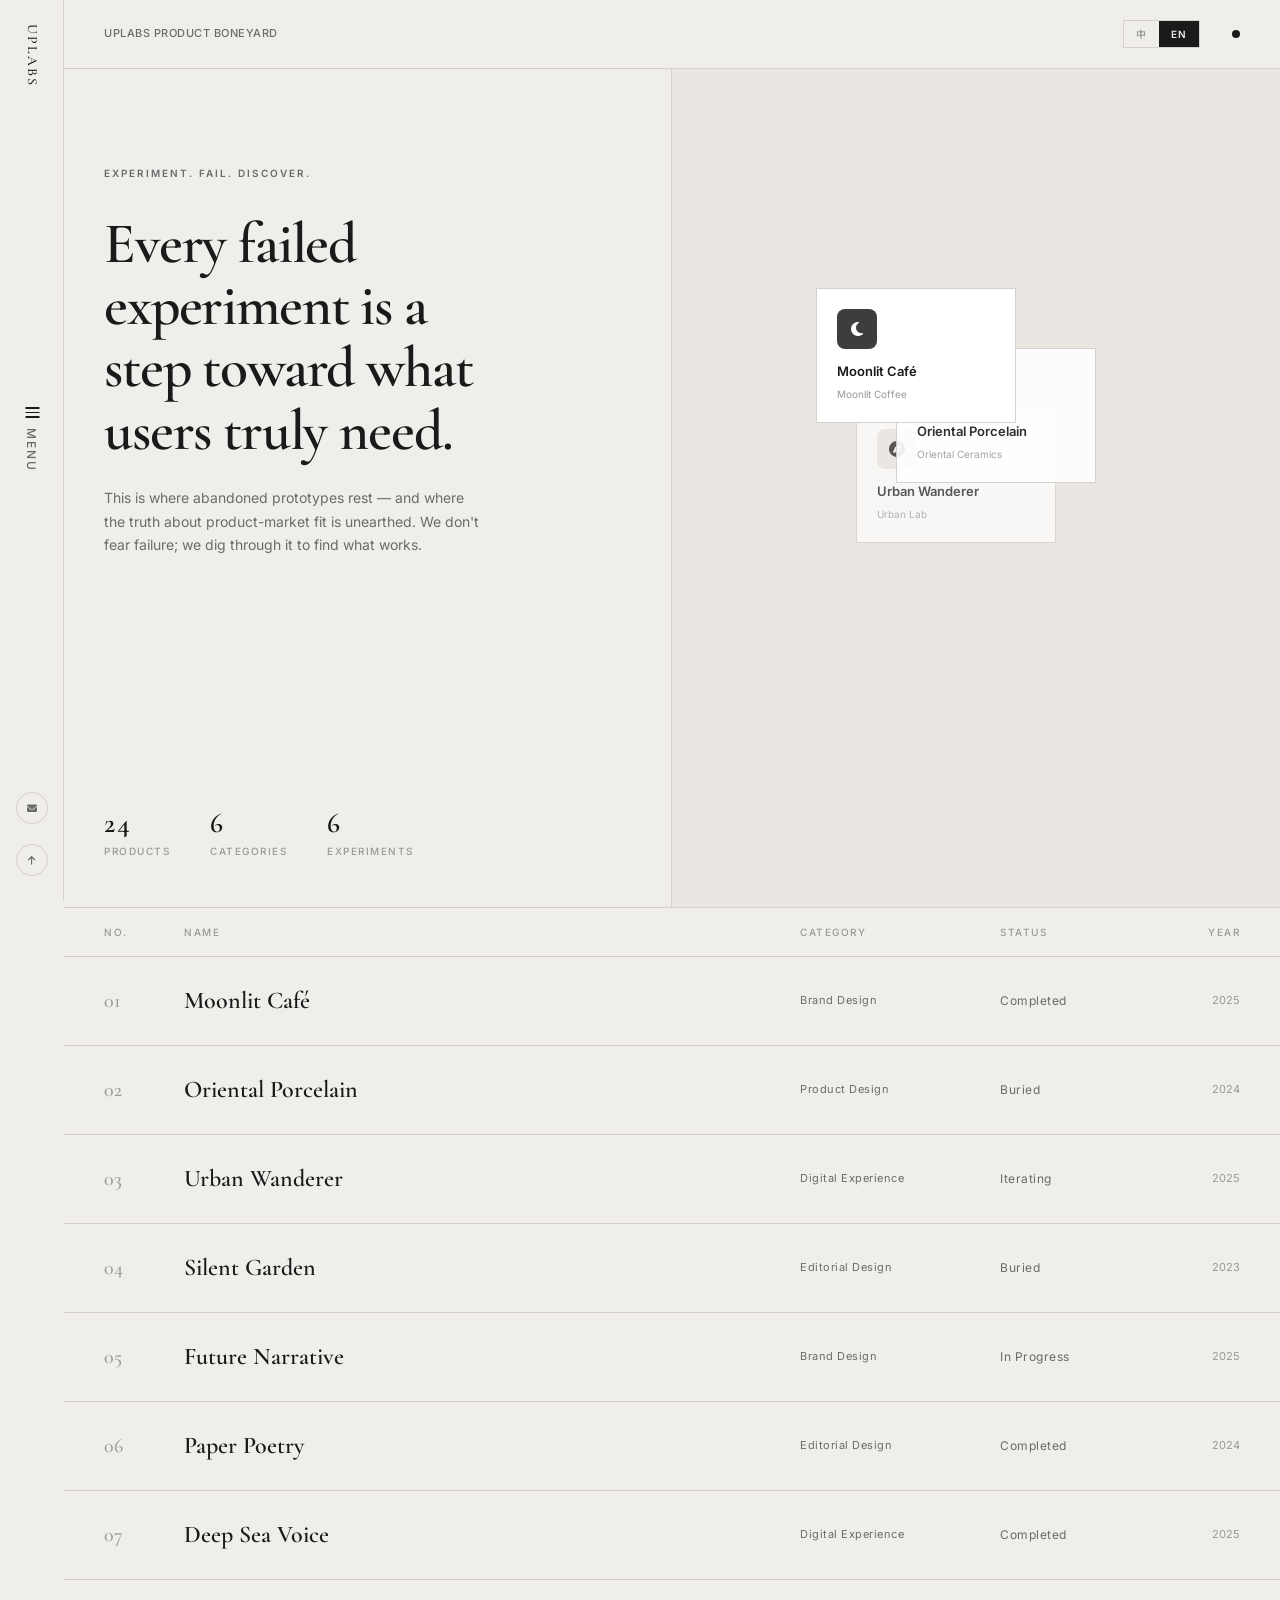
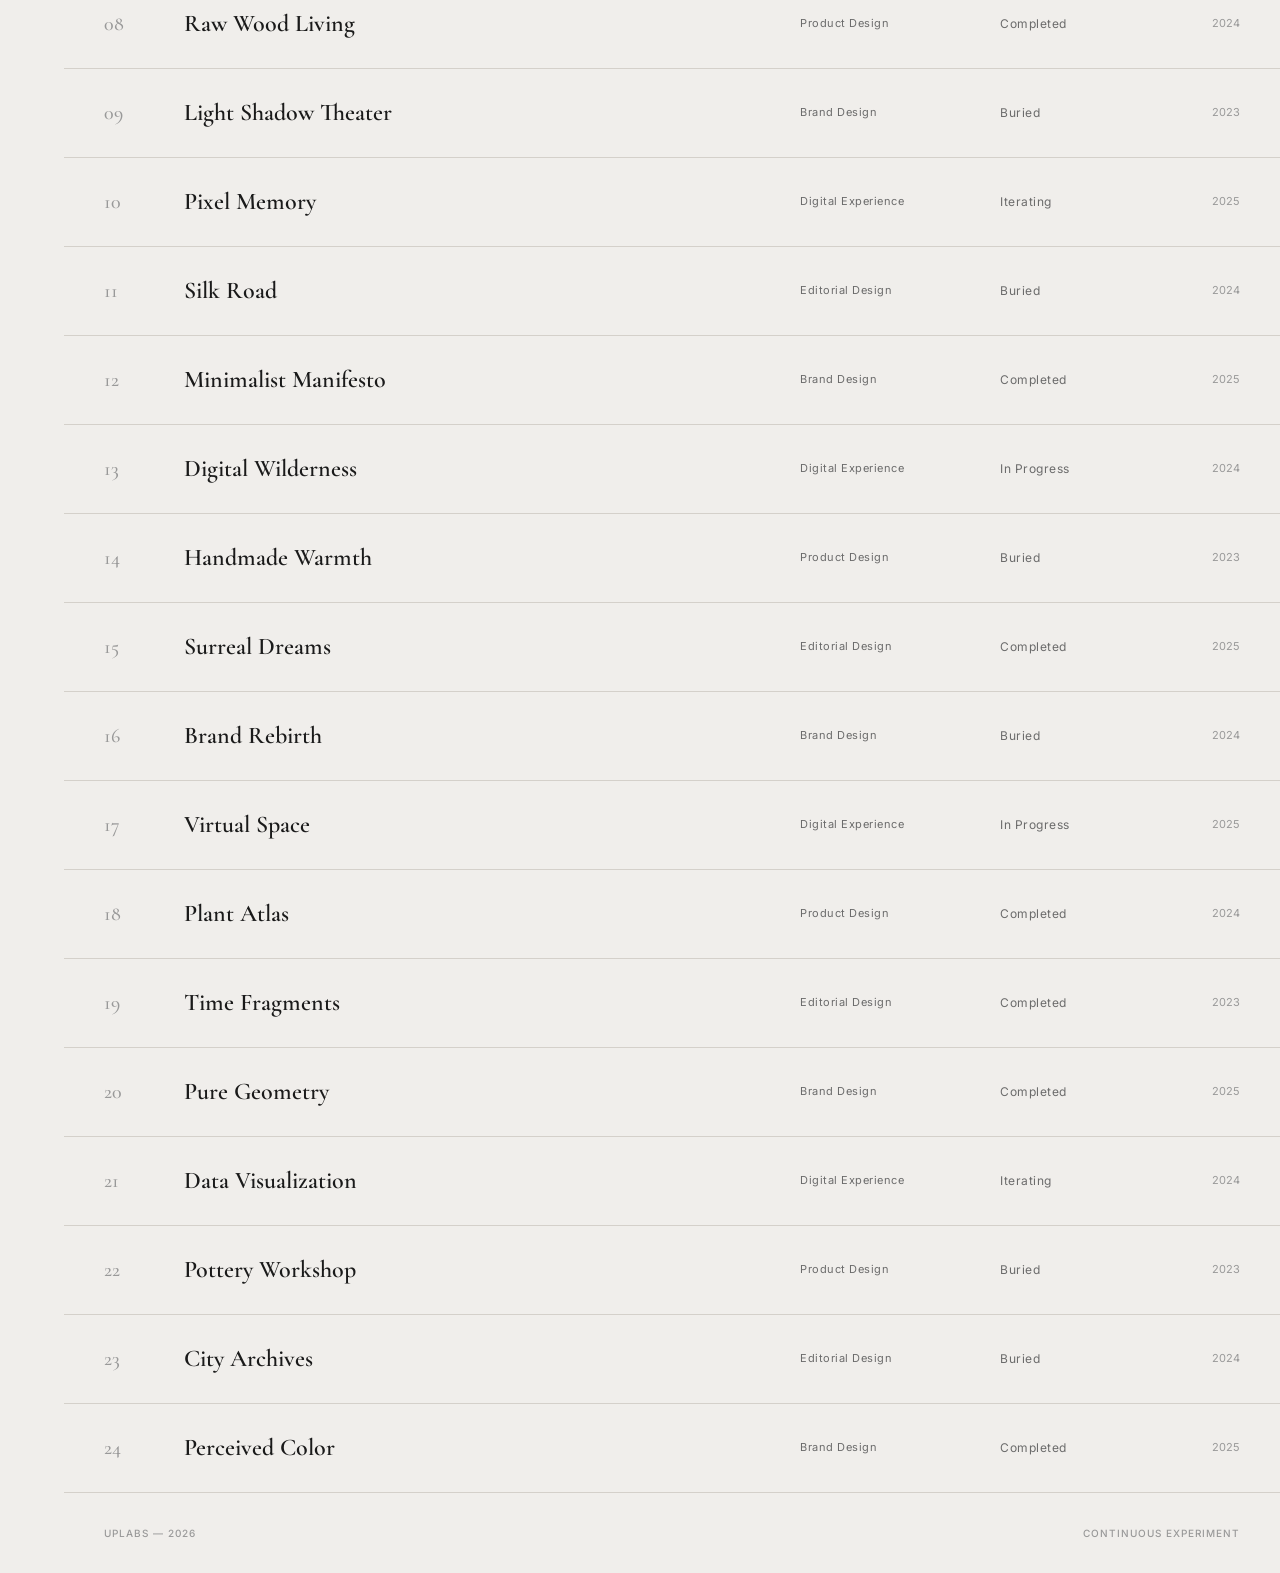
<file: index.html>
<!DOCTYPE html>
<html lang="zh-CN">
<head>
    <meta charset="UTF-8">
    <meta name="viewport" content="width=device-width, initial-scale=1.0">
    <title>UpLabs</title>
    <link rel="icon" type="image/png" href="favicon.png">
    <link rel="preconnect" href="https://fonts.googleapis.com">
    <link rel="preconnect" href="https://fonts.gstatic.com" crossorigin>
    <link rel="preconnect" href="https://cdn.jsdelivr.net" crossorigin>
    <link href="https://fonts.googleapis.com/css2?family=Cormorant+Garamond:ital,wght@0,300;0,400;0,500;0,600;0,700;1,300;1,400&family=Inter:wght@300;400;500;600&family=Noto+Sans+SC:wght@300;400;500;600;700&display=swap" rel="stylesheet">
    <link rel="stylesheet" href="https://cdn.jsdelivr.net/npm/@fortawesome/fontawesome-free@6.5.1/css/all.min.css">
    <link rel="stylesheet" href="css/base.css">
    <link rel="stylesheet" href="css/layout.css">
    <link rel="stylesheet" href="css/drawer.css">
    <link rel="stylesheet" href="css/sidebar.css">
    <link rel="stylesheet" href="css/trigger.css">
    <link rel="stylesheet" href="css/hero.css">
    <link rel="stylesheet" href="css/plugin-list.css">
    <link rel="stylesheet" href="css/components.css">
    <link rel="stylesheet" href="css/responsive.css">
</head>
<body>
    <div class="container">
        <div id="sidebarContainer"></div>

        <div class="main">
            <div class="top-bar">
                <div class="top-bar-left" id="topBarLeft">Uplabs Product Boneyard</div>
                <button class="nav-toggle" id="navToggle" aria-label="Menu">
                    <span></span>
                    <span></span>
                    <span></span>
                </button>
                <div class="top-bar-right" id="topBarRight">
                    <a id="navWork">Work</a>
                    <a id="navConsulting">Consulting</a>
                    <a id="navBrandDesign">Brand Design</a>
                    <a id="navServices">Services</a>
                    <a id="navAboutMe">About Me</a>
                    <a id="navContact">Contact</a>
                    <div class="lang-toggle">
                        <span class="lang-option active" data-lang="zh">中</span>
                        <span class="lang-option" data-lang="en">En</span>
                    </div>
                    <div class="dot"></div>
                </div>
            </div>

            <section class="hero">
                <div class="hero-left">
                    <div class="hero-content">
                        <div class="hero-label" id="heroLabel">Uplabs Product Boneyard</div>
                        <h1 class="hero-title" id="heroTitle">Creative practices that infuse visual soul into brands and spaces.</h1>
                        <p class="hero-desc" id="heroDesc">A curated collection spanning brand identity, digital experience, product design, and editorial publishing. Each project is a deep exploration of visual language and emotional communication.</p>
                    </div>
                    <div class="hero-meta">
                        <div class="hero-meta-item">
                            <span class="hero-meta-num" id="totalCount">24</span>
                            <span id="metaExtensions">个插件</span>
                        </div>
                        <div class="hero-meta-item">
                            <span class="hero-meta-num">6</span>
                            <span id="metaCategories">Categories</span>
                        </div>
                        <div class="hero-meta-item">
                            <span class="hero-meta-num">6</span>
                            <span id="metaAvg">Active</span>
                        </div>
                    </div>
                </div>
                <div class="hero-right">
                    <div class="hero-visual">
                        <div class="plugin-showcase">
                            <div class="plugin-card-float">
                                <div class="pc-icon" style="background:#3d3d3d;color:#fff;"><i class="fas fa-moon"></i></div>
                                <div class="pc-name" id="floatName1">Moonlit Café</div>
                                <div class="pc-dev" id="floatDev1">Moonlit Coffee</div>
                            </div>
                            <div class="plugin-card-float">
                                <div class="pc-icon" style="background:#c4a882;color:#1a1a1a;"><i class="fas fa-wine-glass-alt"></i></div>
                                <div class="pc-name" id="floatName2">Oriental Porcelain</div>
                                <div class="pc-dev" id="floatDev2">Oriental Ceramics</div>
                            </div>
                            <div class="plugin-card-float">
                                <div class="pc-icon" style="background:#eae7e2;color:#1a1a1a;"><i class="fas fa-compass"></i></div>
                                <div class="pc-name" id="floatName3">Urban Wanderer</div>
                                <div class="pc-dev" id="floatDev3">Urban Lab</div>
                            </div>
                        </div>
                    </div>
                </div>
            </section>

            <section class="plugin-list" id="pluginList">
                <div class="list-header">
                    <div id="thNo">No.</div>
                    <div id="thName">Name</div>
                    <div id="thCat">Category</div>
                    <div id="thRating">Status</div>
                    <div style="text-align:right;" id="thUsers">Year</div>
                </div>
                <div id="listContainer"></div>
            </section>

            <div class="empty-state" id="emptyState" style="display:none;">
                <h3 id="emptyTitle">No projects found</h3>
                <p id="emptyDesc">Try a different category</p>
            </div>

            <section class="page-section" id="consulting">
                <div class="page-section-inner">
                    <h2 id="secConsultingTitle">Consulting</h2>
                    <p id="secConsultingDesc">Strategic design consulting for brands seeking clarity and direction. We help you find the visual language that speaks to your audience.</p>
                </div>
            </section>

            <section class="page-section" id="brandDesign">
                <div class="page-section-inner">
                    <h2 id="secBrandDesignTitle">Brand Design</h2>
                    <p id="secBrandDesignDesc">Complete brand identity systems that endure. From logo to guidelines, we craft cohesive visual narratives.</p>
                </div>
            </section>

            <section class="page-section" id="services">
                <div class="page-section-inner">
                    <h2 id="secServicesTitle">Services</h2>
                    <p id="secServicesDesc">A full spectrum of creative services — digital experiences, editorial design, product interfaces, and spatial branding.</p>
                </div>
            </section>

            <section class="page-section" id="aboutMe">
                <div class="page-section-inner">
                    <h2 id="secAboutMeTitle">About Me</h2>
                    <p id="secAboutMeDesc">Independent creative practitioner focused on the intersection of visual design and emotional communication. Based in Shanghai, working globally.</p>
                </div>
            </section>

            <footer class="site-footer">
                <span id="footerLeft">UpLabs — 2026</span>
                <span id="footerRight">Creative Production</span>
            </footer>
        </div>
    </div>

    <div class="drawer-overlay"></div>
    <script src="js/i18n.js"></script>
    <script src="js/data.js"></script>
    <script src="js/render.js"></script>
    <script src="js/drawer.js"></script>
    <script src="js/main.js"></script>
</body>
</html>
</file>
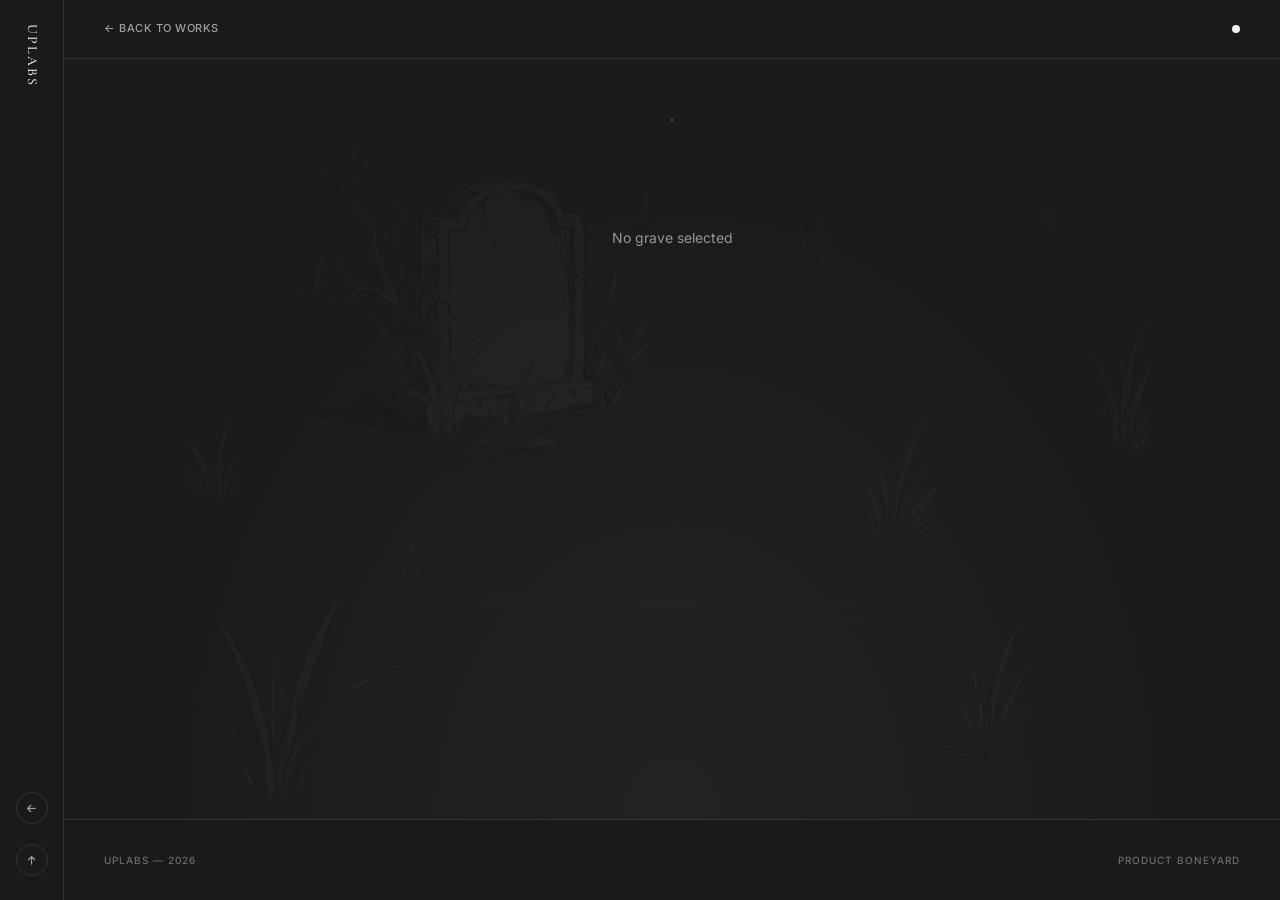
<file: grave.html>
<!DOCTYPE html>
<html lang="en">
<head>
    <meta charset="UTF-8">
    <meta name="viewport" content="width=device-width, initial-scale=1.0">
    <title>Product Boneyard — Uplabs</title>
    <link rel="preconnect" href="https://fonts.googleapis.com">
    <link rel="preconnect" href="https://fonts.gstatic.com" crossorigin>
    <link href="https://fonts.googleapis.com/css2?family=Cormorant+Garamond:ital,wght@0,300;0,400;0,500;0,600;0,700;1,300;1,400&family=Inter:wght@300;400;500;600&display=swap" rel="stylesheet">
    <link rel="stylesheet" href="https://cdnjs.cloudflare.com/ajax/libs/font-awesome/6.5.1/css/all.min.css">
    <style>
        :root {
            --bg: #1a1a1a;
            --surface: #242424;
            --text: #f0eeeb;
            --text-secondary: #a0a0a0;
            --text-tertiary: #6b6b6b;
            --line: #333333;
            --accent: #f0eeeb;
        }
        * { margin: 0; padding: 0; box-sizing: border-box; }
        html { scroll-behavior: smooth; }
        body {
            font-family: 'Inter', -apple-system, BlinkMacSystemFont, sans-serif;
            background: var(--bg); color: var(--text);
            line-height: 1.6; -webkit-font-smoothing: antialiased;
            overflow-x: hidden; min-height: 100vh;
        }
        .container { display: grid; grid-template-columns: 64px 1fr; min-height: 100vh; }
        .sidebar {
            border-right: 1px solid var(--line); position: sticky; top: 0; height: 100vh;
            display: flex; flex-direction: column; align-items: center; padding: 24px 0;
            background: var(--bg); z-index: 10;
        }
        .sidebar-logo {
            writing-mode: vertical-rl; text-orientation: mixed;
            font-family: 'Cormorant Garamond', serif; font-size: 14px; font-weight: 500;
            letter-spacing: 2px; text-transform: uppercase; margin-bottom: auto;
            cursor: pointer; transition: opacity 0.3s; color: var(--text); text-decoration: none;
        }
        .sidebar-logo:hover { opacity: 0.5; }
        .sidebar-bottom {
            display: flex; flex-direction: column; align-items: center; gap: 20px;
        }
        .sidebar-icon {
            width: 32px; height: 32px; display: flex; align-items: center; justify-content: center;
            border: 1px solid var(--line); border-radius: 50%; cursor: pointer;
            transition: all 0.3s; font-size: 11px; color: var(--text-secondary);
            text-decoration: none;
        }
        .sidebar-icon:hover { border-color: var(--text); color: var(--text); }

        .main { display: flex; flex-direction: column; min-height: 100vh; }
        .top-bar {
            display: flex; justify-content: space-between; align-items: center;
            padding: 20px 40px; border-bottom: 1px solid var(--line);
            font-size: 11px; font-weight: 500; letter-spacing: 0.5px; text-transform: uppercase;
        }
        .top-bar-left { color: var(--text-secondary); }
        .top-bar-left a {
            color: var(--text-secondary); text-decoration: none; transition: color 0.3s;
        }
        .top-bar-left a:hover { color: var(--text); }
        .top-bar-right { display: flex; align-items: center; gap: 32px; }
        .dot { width: 8px; height: 8px; background: var(--text); border-radius: 50%; }

        .graveyard {
            flex: 1; display: flex; flex-direction: column;
            align-items: center; justify-content: flex-start;
            position: relative; padding: 60px 40px min(25vh, 220px);
            overflow: hidden;
        }
        .svg-bg {
            position: absolute; inset: 0;
            background-image: url('svg/Buried.svg');
            background-size: cover;
            background-position: center top;
            opacity: 0.08;
            pointer-events: none; z-index: 0;
            animation: svgFloat 30s ease-in-out infinite;
        }
        @keyframes svgFloat {
            0%, 100% { transform: translate(0, 0) scale(1); opacity: 0.05; }
            50% { transform: translate(-1%, -0.5%) scale(1.03); opacity: 0.10; }
        }

        /* Rain */
        .rain {
            position: absolute; top: -10%; left: 0; right: 0; bottom: 0;
            pointer-events: none; z-index: 2;
            overflow: hidden;
            transform: skewX(-8deg);
        }
        .drop {
            position: absolute;
            top: -20%;
            width: 1px;
            background: linear-gradient(to bottom, 
                rgba(255,255,255,0) 0%, 
                rgba(255,255,255,0.12) 20%, 
                rgba(255,255,255,0.08) 80%, 
                rgba(255,255,255,0) 100%);
            border-radius: 1px;
            opacity: 0;
            animation: rainFall linear infinite;
            filter: blur(0.3px);
        }
        @keyframes rainFall {
            0% { transform: translateY(0) translateX(0); opacity: 0; }
            3% { opacity: 0.7; }
            85% { opacity: 0.2; }
            100% { transform: translateY(130vh) translateX(40px); opacity: 0; }
        }

        /* Splash */
        .splash-layer {
            position: absolute; bottom: 0; left: 0; right: 0;
            height: 40px; pointer-events: none; z-index: 2;
            overflow: hidden;
        }
        .splash-group {
            position: absolute; bottom: 0;
            width: 2px; height: 2px;
            background: rgba(230,230,230,0.6);
            border-radius: 50%;
            opacity: 0;
            animation: splashMain 0.55s ease-out infinite;
        }
        .splash-group::before,
        .splash-group::after {
            content: ''; position: absolute;
            width: 1.5px; height: 1.5px;
            background: rgba(230,230,230,0.45);
            border-radius: 50%;
            animation: splashSide 0.55s ease-out infinite;
        }
        .splash-group::before {
            left: -1px; top: 0;
            animation-name: splashLeft;
        }
        .splash-group::after {
            right: -1px; top: 0;
            animation-name: splashRight;
        }
        @keyframes splashMain {
            0% { transform: translateY(0) scale(0.2); opacity: 0; }
            15% { transform: translateY(-7px) scale(1); opacity: 0.8; }
            45% { transform: translateY(-4px) scale(0.7); opacity: 0.3; }
            100% { transform: translateY(2px) scale(0); opacity: 0; }
        }
        @keyframes splashLeft {
            0% { transform: translate(0, 0) scale(0); opacity: 0; }
            15% { transform: translate(-5px, -5px) scale(0.9); opacity: 0.6; }
            45% { transform: translate(-8px, -1px) scale(0.5); opacity: 0.2; }
            100% { transform: translate(-10px, 2px) scale(0); opacity: 0; }
        }
        @keyframes splashRight {
            0% { transform: translate(0, 0) scale(0); opacity: 0; }
            15% { transform: translate(5px, -5px) scale(0.9); opacity: 0.6; }
            45% { transform: translate(8px, -1px) scale(0.5); opacity: 0.2; }
            100% { transform: translate(10px, 2px) scale(0); opacity: 0; }
        }
        .ripple {
            position: absolute; bottom: 0;
            width: 4px; height: 1px;
            background: rgba(210,210,210,0.25);
            border-radius: 50%;
            opacity: 0;
            animation: rippleAnim 0.6s ease-out infinite;
        }
        @keyframes rippleAnim {
            0% { transform: scaleX(0.2); opacity: 0; }
            20% { transform: scaleX(1); opacity: 0.4; }
            100% { transform: scaleX(5); opacity: 0; }
        }

        /* Mist effect */
        .graveyard::before {
            content: '';
            position: absolute; top: 0; left: 0; right: 0; bottom: 0;
            background: radial-gradient(ellipse at 50% 100%, rgba(240,238,235,0.04) 0%, transparent 60%);
            pointer-events: none;
            animation: mist 10s ease-in-out infinite;
        }
        @keyframes mist {
            0%, 100% { opacity: 0.3; }
            50% { opacity: 0.8; }
        }

        /* Dust particles */
        .dust {
            position: absolute;
            width: 2px; height: 2px;
            background: rgba(240,238,235,0.15);
            border-radius: 50%;
            pointer-events: none;
        }
        .dust:nth-child(1) { left: 20%; top: -10px; animation: fall 18s linear infinite; animation-delay: 0s; }
        .dust:nth-child(2) { left: 60%; top: -10px; animation: fall 22s linear infinite; animation-delay: 5s; }
        .dust:nth-child(3) { left: 80%; top: -10px; animation: fall 16s linear infinite; animation-delay: 10s; }
        .dust:nth-child(4) { left: 35%; top: -10px; animation: fall 25s linear infinite; animation-delay: 3s; }
        @keyframes fall {
            0% { transform: translateY(0) translateX(0); opacity: 0; }
            10% { opacity: 1; }
            90% { opacity: 0.3; }
            100% { transform: translateY(100vh) translateX(30px); opacity: 0; }
        }

        #tombstoneContainer {
            margin-top: clamp(80px, 12vh, 160px);
        }
        .tombstone-solo {
            width: 280px;
            background: var(--surface);
            border: 1px solid var(--line);
            padding: 56px 36px 48px;
            text-align: center;
            position: relative;
            z-index: 2;
            animation: breathe 7s ease-in-out infinite;
            transition: border-color 0.6s;
        }
        .tombstone-solo:hover {
            border-color: var(--text-secondary);
        }
        @keyframes breathe {
            0%, 100% { transform: translateY(0); }
            50% { transform: translateY(-5px); }
        }

        .tombstone-id {
            font-family: 'Cormorant Garamond', serif;
            font-size: 56px; font-weight: 300;
            color: var(--text-tertiary); line-height: 1;
            margin-bottom: 20px; opacity: 0.4;
        }
        .tombstone-name {
            font-family: 'Cormorant Garamond', serif;
            font-size: 24px; font-weight: 600;
            line-height: 1.2; color: var(--text);
            margin-bottom: 8px;
        }
        .tombstone-year {
            font-size: 12px; color: var(--text-secondary);
            letter-spacing: 2px; text-transform: uppercase;
        }
        .tombstone-line {
            width: 32px; height: 1px;
            background: var(--line); margin: 20px auto;
        }

        .grass {
            position: absolute;
            bottom: 28%; left: 50%;
            transform: translateX(-50%);
            width: 600px; height: 1px;
            background: linear-gradient(90deg, transparent, var(--line), transparent);
            opacity: 0.4; z-index: 1;
        }
        .grass::before, .grass::after {
            content: ''; position: absolute;
            height: 1px;
            background: linear-gradient(90deg, transparent, var(--line), transparent);
            opacity: 0.6;
        }
        .grass::before { width: 200px; top: -8px; left: 10%; }
        .grass::after { width: 300px; top: 12px; right: 5%; }

        .epitaph {
            margin-top: 48px;
            font-size: 13px; color: var(--text-tertiary);
            font-style: italic; letter-spacing: 0.5px;
            text-align: center; max-width: 400px; line-height: 1.8;
            z-index: 2; position: relative;
        }

        .site-footer {
            border-top: 1px solid var(--line); padding: 32px 40px;
            display: flex; justify-content: space-between; align-items: center;
            font-size: 10px; font-weight: 500; letter-spacing: 1px;
            text-transform: uppercase; color: var(--text-tertiary);
        }

        /* ===== iMac / Large Desktop (1440px+) ===== */
        @media (min-width: 1440px) {
            .graveyard { padding: 80px 60px min(30vh, 280px); }
            #tombstoneContainer { margin-top: clamp(100px, 14vh, 200px); }
            .tombstone-solo { width: 480px; padding: 72px 56px 64px; }
            .tombstone-solo h1 { font-size: 26px; }
            .tombstone-solo .ts-date { font-size: 13px; }
            .tombstone-solo .ts-desc { font-size: 15px; max-width: 420px; }
            .grass { width: 50vw; }
            .rain { transform: skewX(-6deg); }
        }

        /* ===== iPad (768px - 1023px) ===== */
        @media (max-width: 1023px) and (min-width: 768px) {
            .container { grid-template-columns: 52px 1fr; }
            .sidebar { padding: 20px 0; }
            .sidebar-logo { font-size: 12px; letter-spacing: 1px; }
            .sidebar-icon { width: 28px; height: 28px; font-size: 10px; }
            .graveyard { padding: 60px 32px min(25vh, 200px); }
            #tombstoneContainer { margin-top: clamp(80px, 12vh, 160px); }
            .tombstone-solo { width: 340px; padding: 52px 40px 44px; }
            .tombstone-solo h1 { font-size: 20px; }
            .tombstone-solo .ts-desc { font-size: 13px; }
            .grass { width: 60vw; }
            .top-bar { padding: 16px 32px; }
            .top-bar-left a { font-size: 10px; }
        }

        /* ===== Mobile (max-width: 767px) ===== */
        @media (max-width: 767px) {
            .container { grid-template-columns: 1fr; }
            .sidebar { display: none; }
            .graveyard { padding: 40px 20px 80px; }
            #tombstoneContainer { margin-top: 60px; }
            .tombstone-solo { width: 260px; padding: 36px 24px 32px; }
            .tombstone-solo h1 { font-size: 17px; }
            .tombstone-solo .ts-date { font-size: 10px; }
            .tombstone-solo .ts-desc { font-size: 12px; line-height: 1.7; max-width: 100%; }
            .grass { width: 85vw; }
            .rain { transform: skewX(-4deg); }
            .drop { filter: blur(0.2px); }
            .top-bar { padding: 12px 16px; }
            .top-bar-left a { font-size: 9px; }
            .top-bar-right .dot { width: 6px; height: 6px; }
        }
    </style>
</head>
<body>
    <div class="container">
        <aside class="sidebar">
            <a href="index.html" class="sidebar-logo">UpLabs</a>
            <div class="sidebar-bottom">
                <a href="index.html" class="sidebar-icon"><i class="fas fa-arrow-left" style="font-size:10px;"></i></a>
                <a href="#" class="sidebar-icon" onclick="scrollToTop()"><i class="fas fa-arrow-up" style="font-size:10px;"></i></a>
            </div>
        </aside>

        <div class="main">
            <div class="top-bar">
                <div class="top-bar-left">
                    <a href="index.html" id="backLink">← Back to Works</a>
                </div>
                <div class="top-bar-right">
                    <div class="dot"></div>
                </div>
            </div>

            <section class="graveyard" id="graveyard">
                <div class="svg-bg"></div>
                <div class="rain">
                    <div class="drop" style="left:63.9%;height:63px;width:1px;animation-duration:0.5s;animation-delay:0.67s;"></div>
                    <div class="drop" style="left:67.7%;height:167px;width:1px;animation-duration:0.4s;animation-delay:1.27s;"></div>
                    <div class="drop" style="left:9.4%;height:87px;width:2px;animation-duration:0.68s;animation-delay:1.68s;"></div>
                    <div class="drop" style="left:22.0%;height:130px;width:1px;animation-duration:0.8s;animation-delay:0.02s;"></div>
                    <div class="drop" style="left:69.8%;height:100px;width:1px;animation-duration:0.44s;animation-delay:2.87s;"></div>
                    <div class="drop" style="left:10.2%;height:105px;width:1px;animation-duration:0.55s;animation-delay:1.03s;"></div>
                    <div class="drop" style="left:80.7%;height:147px;width:2px;animation-duration:0.64s;animation-delay:2.92s;"></div>
                    <div class="drop" style="left:7.9%;height:95px;width:1px;animation-duration:0.7s;animation-delay:2.66s;"></div>
                    <div class="drop" style="left:57.7%;height:144px;width:1px;animation-duration:0.38s;animation-delay:0.68s;"></div>
                    <div class="drop" style="left:98.5%;height:162px;width:2px;animation-duration:0.83s;animation-delay:1.14s;"></div>
                    <div class="drop" style="left:63.6%;height:103px;width:1px;animation-duration:0.55s;animation-delay:0.63s;"></div>
                    <div class="drop" style="left:70.2%;height:142px;width:1px;animation-duration:0.39s;animation-delay:1.9s;"></div>
                    <div class="drop" style="left:16.3%;height:105px;width:1px;animation-duration:0.89s;animation-delay:1.92s;"></div>
                    <div class="drop" style="left:68.5%;height:161px;width:1px;animation-duration:0.78s;animation-delay:0.69s;"></div>
                    <div class="drop" style="left:80.5%;height:108px;width:1px;animation-duration:0.39s;animation-delay:2.74s;"></div>
                    <div class="drop" style="left:21.3%;height:119px;width:1px;animation-duration:0.84s;animation-delay:1.93s;"></div>
                    <div class="drop" style="left:26.5%;height:89px;width:2px;animation-duration:0.66s;animation-delay:0.79s;"></div>
                    <div class="drop" style="left:89.8%;height:107px;width:2px;animation-duration:0.47s;animation-delay:2.99s;"></div>
                    <div class="drop" style="left:9.1%;height:65px;width:2px;animation-duration:0.41s;animation-delay:1.88s;"></div>
                    <div class="drop" style="left:59.6%;height:106px;width:1px;animation-duration:0.68s;animation-delay:1.4s;"></div>
                    <div class="drop" style="left:97.1%;height:163px;width:1px;animation-duration:0.36s;animation-delay:2.16s;"></div>
                    <div class="drop" style="left:76.9%;height:100px;width:1px;animation-duration:0.51s;animation-delay:0.47s;"></div>
                    <div class="drop" style="left:95.4%;height:165px;width:1px;animation-duration:0.49s;animation-delay:1.5s;"></div>
                    <div class="drop" style="left:50.8%;height:72px;width:1px;animation-duration:0.69s;animation-delay:2.53s;"></div>
                    <div class="drop" style="left:15.3%;height:151px;width:1px;animation-duration:0.65s;animation-delay:2.34s;"></div>
                    <div class="drop" style="left:59.9%;height:118px;width:1px;animation-duration:0.41s;animation-delay:1.09s;"></div>
                    <div class="drop" style="left:23.9%;height:88px;width:2px;animation-duration:0.66s;animation-delay:0.24s;"></div>
                    <div class="drop" style="left:81.6%;height:177px;width:2px;animation-duration:0.64s;animation-delay:0.38s;"></div>
                    <div class="drop" style="left:94.7%;height:79px;width:1px;animation-duration:0.64s;animation-delay:1.82s;"></div>
                    <div class="drop" style="left:92.9%;height:150px;width:2px;animation-duration:0.73s;animation-delay:2.14s;"></div>
                    <div class="drop" style="left:99.5%;height:137px;width:1px;animation-duration:0.59s;animation-delay:1.55s;"></div>
                    <div class="drop" style="left:24.8%;height:67px;width:1px;animation-duration:0.36s;animation-delay:1.66s;"></div>
                    <div class="drop" style="left:0.7%;height:144px;width:1px;animation-duration:0.38s;animation-delay:0.2s;"></div>
                    <div class="drop" style="left:86.0%;height:68px;width:1px;animation-duration:0.48s;animation-delay:2.01s;"></div>
                    <div class="drop" style="left:53.9%;height:146px;width:1px;animation-duration:0.84s;animation-delay:1.73s;"></div>
                    <div class="drop" style="left:78.5%;height:156px;width:2px;animation-duration:0.45s;animation-delay:0.29s;"></div>
                    <div class="drop" style="left:35.4%;height:109px;width:1px;animation-duration:0.83s;animation-delay:0.16s;"></div>
                    <div class="drop" style="left:6.1%;height:147px;width:1px;animation-duration:0.79s;animation-delay:0.33s;"></div>
                    <div class="drop" style="left:19.0%;height:113px;width:1px;animation-duration:0.58s;animation-delay:0.84s;"></div>
                    <div class="drop" style="left:87.4%;height:69px;width:1px;animation-duration:0.79s;animation-delay:2.57s;"></div>
                    <div class="drop" style="left:5.1%;height:179px;width:1px;animation-duration:0.81s;animation-delay:2.91s;"></div>
                    <div class="drop" style="left:16.6%;height:118px;width:1px;animation-duration:0.47s;animation-delay:1.2s;"></div>
                    <div class="drop" style="left:16.5%;height:60px;width:2px;animation-duration:0.56s;animation-delay:2.78s;"></div>
                    <div class="drop" style="left:28.5%;height:143px;width:2px;animation-duration:0.75s;animation-delay:2.35s;"></div>
                    <div class="drop" style="left:15.5%;height:95px;width:1px;animation-duration:0.88s;animation-delay:1.74s;"></div>
                    <div class="drop" style="left:74.8%;height:66px;width:1px;animation-duration:0.67s;animation-delay:1.51s;"></div>
                    <div class="drop" style="left:5.7%;height:120px;width:1px;animation-duration:0.82s;animation-delay:0.21s;"></div>
                    <div class="drop" style="left:67.5%;height:88px;width:1px;animation-duration:0.42s;animation-delay:2.67s;"></div>
                    <div class="drop" style="left:57.9%;height:64px;width:1px;animation-duration:0.4s;animation-delay:1.97s;"></div>
                    <div class="drop" style="left:93.5%;height:84px;width:2px;animation-duration:0.74s;animation-delay:0.72s;"></div>
                    <div class="drop" style="left:13.1%;height:137px;width:1px;animation-duration:0.6s;animation-delay:2.79s;"></div>
                    <div class="drop" style="left:0.9%;height:134px;width:1px;animation-duration:0.66s;animation-delay:0.3s;"></div>
                    <div class="drop" style="left:50.6%;height:75px;width:1px;animation-duration:0.54s;animation-delay:0.21s;"></div>
                    <div class="drop" style="left:37.0%;height:78px;width:1px;animation-duration:0.81s;animation-delay:2.11s;"></div>
                    <div class="drop" style="left:66.8%;height:126px;width:1px;animation-duration:0.86s;animation-delay:0.31s;"></div>
                    <div class="drop" style="left:26.4%;height:166px;width:1px;animation-duration:0.76s;animation-delay:0.47s;"></div>
                    <div class="drop" style="left:60.5%;height:146px;width:1px;animation-duration:0.46s;animation-delay:1.9s;"></div>
                    <div class="drop" style="left:50.5%;height:90px;width:2px;animation-duration:0.85s;animation-delay:0.15s;"></div>
                    <div class="drop" style="left:82.9%;height:65px;width:1px;animation-duration:0.53s;animation-delay:0.39s;"></div>
                    <div class="drop" style="left:16.2%;height:113px;width:1px;animation-duration:0.74s;animation-delay:1.68s;"></div>
                </div>
                <div class="splash-layer">
                    <div class="splash-group" style="left:73.3%;animation-delay:2.42s;animation-duration:0.56s;"></div>
                    <div class="splash-group" style="left:77.7%;animation-delay:1.62s;animation-duration:0.6s;"></div>
                    <div class="splash-group" style="left:80.3%;animation-delay:1.97s;animation-duration:0.67s;"></div>
                    <div class="splash-group" style="left:33.7%;animation-delay:2.47s;animation-duration:0.48s;"></div>
                    <div class="splash-group" style="left:48.0%;animation-delay:1.17s;animation-duration:0.52s;"></div>
                    <div class="splash-group" style="left:14.9%;animation-delay:0.46s;animation-duration:0.55s;"></div>
                    <div class="splash-group" style="left:52.0%;animation-delay:1.96s;animation-duration:0.63s;"></div>
                    <div class="splash-group" style="left:91.0%;animation-delay:1.45s;animation-duration:0.62s;"></div>
                    <div class="splash-group" style="left:93.1%;animation-delay:2.03s;animation-duration:0.47s;"></div>
                    <div class="splash-group" style="left:53.1%;animation-delay:0.91s;animation-duration:0.7s;"></div>
                    <div class="splash-group" style="left:71.1%;animation-delay:1.62s;animation-duration:0.67s;"></div>
                    <div class="splash-group" style="left:21.8%;animation-delay:1.99s;animation-duration:0.48s;"></div>
                    <div class="splash-group" style="left:45.0%;animation-delay:1.71s;animation-duration:0.54s;"></div>
                    <div class="splash-group" style="left:84.3%;animation-delay:0.78s;animation-duration:0.69s;"></div>
                    <div class="ripple" style="left:79.9%;animation-delay:1.85s;animation-duration:0.64s;"></div>
                    <div class="ripple" style="left:76.7%;animation-delay:1.09s;animation-duration:0.65s;"></div>
                    <div class="ripple" style="left:58.6%;animation-delay:2.33s;animation-duration:0.56s;"></div>
                    <div class="ripple" style="left:6.4%;animation-delay:0.7s;animation-duration:0.59s;"></div>
                    <div class="ripple" style="left:16.1%;animation-delay:2.06s;animation-duration:0.73s;"></div>
                    <div class="ripple" style="left:23.3%;animation-delay:1.65s;animation-duration:0.69s;"></div>
                    <div class="ripple" style="left:87.0%;animation-delay:2.05s;animation-duration:0.59s;"></div>
                    <div class="ripple" style="left:33.1%;animation-delay:2.05s;animation-duration:0.45s;"></div>
                    <div class="ripple" style="left:19.8%;animation-delay:0.53s;animation-duration:0.7s;"></div>
                    <div class="ripple" style="left:31.2%;animation-delay:1.42s;animation-duration:0.68s;"></div>
                </div>
                <div class="dust"></div>
                <div class="dust"></div>
                <div class="dust"></div>
                <div class="dust"></div>
                <div class="grass"></div>
                <div id="tombstoneContainer"></div>
                <div class="epitaph" id="epitaph"></div>

            </section>

            <footer class="site-footer">
                <span>UpLabs — 2026</span>
                <span id="footerRight">Product Boneyard</span>
            </footer>
        </div>
    </div>

<script>
const i18n = {
    zh: {
        backText: '← 返回作品',
        footerRight: '产品坟场',
        noGrave: '未选择墓地',
        notFound: '墓地未找到',
        epitaph: '这里安息着一个曾经闪耀的创意。时间带走了它的光芒，却留下了永恒的印记。',
    },
    en: {
        backText: '← Back to Works',
        footerRight: 'Product Boneyard',
        noGrave: 'No grave selected',
        notFound: 'Grave not found',
        epitaph: 'Here rests an idea that once shone bright. Time took its light, but left an eternal mark.',
    }
};

let lang = localStorage.getItem('uplabs_lang') || 'en';

function t(key) {
    const val = i18n[lang] ? i18n[lang][key] : null;
    return val ?? key;
}

function updateStaticText() {
    const backLink = document.getElementById('backLink');
    if (backLink) backLink.textContent = t('backText');
    const footerRight = document.getElementById('footerRight');
    if (footerRight) footerRight.textContent = t('footerRight');
}

const buried = [
    { id:2, nameZh:"东方瓷韵", nameEn:"Oriental Porcelain", year:"2024" },
    { id:4, nameZh:"静谧花园", nameEn:"Silent Garden", year:"2023" },
    { id:9, nameZh:"光影剧场", nameEn:"Light Shadow Theater", year:"2023" },
    { id:11, nameZh:"丝绸之路", nameEn:"Silk Road", year:"2024" },
    { id:14, nameZh:"手工温度", nameEn:"Handmade Warmth", year:"2023" },
    { id:16, nameZh:"品牌重塑", nameEn:"Brand Rebirth", year:"2024" },
    { id:22, nameZh:"陶器工坊", nameEn:"Pottery Workshop", year:"2023" },
    { id:23, nameZh:"城市档案", nameEn:"City Archives", year:"2024" }
];

function getActiveId() {
    const params = new URLSearchParams(window.location.search);
    const id = parseInt(params.get('id'));
    return isNaN(id) ? null : id;
}

function renderGraveyard() {
    const container = document.getElementById('tombstoneContainer');
    const epitaphEl = document.getElementById('epitaph');
    const activeId = getActiveId();

    if (!activeId) {
        container.innerHTML = `<div style="color:var(--text-secondary);font-size:14px;">${t('noGrave')}</div>`;
        epitaphEl.textContent = '';
        return;
    }

    const p = buried.find(x => x.id === activeId);
    if (!p) {
        container.innerHTML = `<div style="color:var(--text-secondary);font-size:14px;">${t('notFound')}</div>`;
        epitaphEl.textContent = '';
        return;
    }

    const name = lang === 'zh' ? p.nameZh : p.nameEn;
    container.innerHTML = `
        <div class="tombstone-solo">
            <div class="tombstone-id">${String(p.id).padStart(2,'0')}</div>
            <div class="tombstone-line"></div>
            <div class="tombstone-name">${name}</div>
            <div class="tombstone-year">${p.year}</div>
        </div>
    `;
    epitaphEl.textContent = t('epitaph');
}

function scrollToTop() {
    window.scrollTo({ top: 0, behavior: 'smooth' });
}

updateStaticText();
renderGraveyard();
</script>
</body>
</html>
</file>
<file: css/base.css>
:root {
            --bg: #f0eeeb;
            --bg-warm: #eae7e2;
            --surface: #ffffff;
            --text: #1a1a1a;
            --text-secondary: #6b6b6b;
            --text-tertiary: #999999;
            --line: #d4d0ca;
            --shadow-soft: 0 8px 40px rgba(0,0,0,0.08);
            --font-body: 'Inter', 'Noto Sans SC', -apple-system, BlinkMacSystemFont, sans-serif;
            --font-display: 'Cormorant Garamond', 'Noto Sans SC', serif;
        }

* { margin: 0; padding: 0; box-sizing: border-box; }

html { scroll-behavior: smooth; overscroll-behavior: none; }
        body { overscroll-behavior: none; }

body {
            font-family: var(--font-body);
            background: var(--bg); color: var(--text);
            line-height: 1.6; -webkit-font-smoothing: antialiased; overflow-x: hidden;
        }

body.drawer-open .container {
            grid-template-columns: 364px 1fr;
        }

body.drawer-open .drawer {
            width: 300px;
            opacity: 1;
            border-right: 1px solid var(--line);
        }

body.drawer-open .drawer-overlay {
            opacity: 1; pointer-events: auto;
        }

/* Drawer Trigger */
        .drawer-trigger {
            display: flex; flex-direction: column;
            align-items: center; gap: 10px;
            cursor: pointer; margin-bottom: auto;
            padding: 20px 0;
            transition: all 0.4s ease;
            max-height: 200px; opacity: 1; overflow: hidden;
        }

body.drawer-open .drawer-trigger {
            max-height: 0; opacity: 0; margin: 0; padding: 0;
            pointer-events: none;
        }

/* Drawer Nav */
        .drawer-nav {
            width: 100%;
        }

/* Drawer Logo */
        .drawer-logo {
            font-family: var(--font-display);
            font-size: 24px; font-weight: 600;
            letter-spacing: 3px; text-transform: uppercase;
            margin-bottom: 40px; color: var(--text);
            padding: 0 36px 0 50px;
            opacity: 0;
            transform: translateX(-10px);
            transition: all 0.4s ease 0.15s;
        }

body.drawer-open .drawer-logo {
            opacity: 1;
            transform: translateX(0);
        }

/* Drawer open: hide mail icon, rotate scroll-top arrow */
        body.drawer-open .sidebar-icon.mail-icon { display: none; }

body.drawer-open .sidebar-icon.scroll-top i { transform: rotate(-90deg); }


/* ===== Expand Panel ===== */
        .expand-panel {
            display: grid;
            grid-template-rows: 0fr;
            transition: grid-template-rows 0.55s cubic-bezier(0.22, 1, 0.36, 1);
            background: var(--surface);
        }
        .expand-panel.open {
            grid-template-rows: 1fr;
        }
        .expand-panel > .expand-wrapper {
            overflow: hidden;
        }
        .expand-layout {
            display: grid;
            grid-template-columns: 200px 1fr;
            gap: 64px;
            align-items: stretch;
        }
        .expand-left {
            display: flex;
            flex-direction: column;
            justify-content: space-between;
            align-items: flex-start;
            padding: 2px 0;
        }
        .expand-left-top {
            display: flex;
            flex-direction: column;
            align-items: flex-start;
            gap: 16px;
        }
        .expand-icon {
            width: 48px; height: 48px; border-radius: 10px;
            display: flex; align-items: center; justify-content: center;
            font-size: 20px; flex-shrink: 0;
        }
        .expand-title {
            font-family: var(--font-display);
            font-size: 24px; font-weight: 600; line-height: 1.15;
        }
        .expand-right {
            display: flex;
            flex-direction: column;
            justify-content: space-between;
            padding: 2px 0;
        }
        .expand-desc {
            font-size: 14px; color: var(--text-secondary);
            line-height: 1.7;
        }
        .btn {
            display: inline-flex; align-items: center; gap: 10px;
            padding: 14px 28px; font-size: 11px; font-weight: 600;
            letter-spacing: 1.5px; text-transform: uppercase;
            font-family: inherit; cursor: pointer;
            transition: all 0.3s; border: none; text-decoration: none;
        }
        .btn-primary { background: var(--text); color: var(--bg); }
        .btn-primary:hover { background: var(--text-secondary); }
        .btn-ghost { background: transparent; color: var(--text); border: 1px solid var(--line); }
        .btn-ghost:hover { border-color: var(--text); }
</file>
<file: css/layout.css>
.container {
            display: grid;
            grid-template-columns: 64px 1fr;
            min-height: 100vh;
            transition: grid-template-columns 0.55s cubic-bezier(0.22, 1, 0.36, 1);
        }

.sidebar-drawer-wrapper {
            position: sticky;
            top: 0;
            height: 100vh;
            display: flex;
            z-index: 300;

        }

.main { display: flex; flex-direction: column; }

.top-bar {
            display: flex; justify-content: space-between; align-items: center;
            padding: 20px 40px; border-bottom: 1px solid var(--line);
            font-size: 11px; font-weight: 500; letter-spacing: 0.5px; text-transform: uppercase;
        }

.top-bar-left { color: var(--text-secondary); }

.top-bar-right { display: flex; align-items: center; gap: 32px; }

.nav-toggle {
            display: none; flex-direction: column; gap: 4px;
            cursor: pointer; padding: 4px; background: none; border: none;
        }

.nav-toggle span {
            display: block; width: 18px; height: 1.5px;
            background: var(--text); transition: all 0.3s;
        }

.top-bar-right a {
            color: var(--text-secondary); text-decoration: none;
            transition: color 0.3s; cursor: pointer;
        }

.top-bar-right a:hover { color: var(--text); }

.dot { width: 8px; height: 8px; background: var(--text); border-radius: 50%; }

.lang-toggle {
            display: flex; align-items: center; border: 1px solid var(--line);
            background: transparent; cursor: pointer; transition: border-color 0.3s; overflow: hidden;
        }

.lang-toggle:hover { border-color: var(--text); }

.lang-option {
            padding: 5px 12px; font-size: 10px; font-weight: 600;
            letter-spacing: 1px; color: var(--text-tertiary);
            transition: all 0.3s; border: none; background: none;
            cursor: pointer; font-family: inherit;
            -webkit-appearance: none; appearance: none; margin: 0;
        }

.lang-option.active { background: var(--text); color: var(--bg); }

.lang-option:hover:not(.active) { color: var(--text); }

#consulting, #brandDesign, #services, #aboutMe { display: none; }

.expand-content {
            padding: 0 40px 36px;
        }

.expand-status-row {
            display: flex; align-items: center; gap: 8px;
            font-size: 13px; color: var(--text-secondary);
        }

.expand-actions {
            display: flex;
            padding-top: 16px;
            margin-top: 16px;
            border-top: 1px solid var(--line);
        }
</file>
<file: css/drawer.css>
.drawer {
            width: 0;
            height: 100%;
            background: var(--bg);
            border: none;
            display: flex;
            flex-direction: column;
            overflow: hidden;
            opacity: 0;
            transition: width 0.55s cubic-bezier(0.22, 1, 0.36, 1),
                        opacity 0.35s ease;
            flex-shrink: 0;
        }

.drawer-inner {
            width: 300px;
            padding: 36px 0;
            flex-shrink: 0;
        }

.drawer-overlay {
            position: fixed; top: 0; left: 0; right: 0; bottom: 0;
            background: rgba(0,0,0,0.4);
            opacity: 0; pointer-events: none;
            transition: opacity 0.5s ease;
            z-index: 250;
        }

.drawer-trigger:hover { opacity: 0.5; }

.drawer-nav a {
            font-family: 'Cormorant Garamond', 'Noto Sans SC', serif;
            font-size: 20px; font-weight: 500;
            color: var(--text); text-decoration: none;
            transition: background 0.35s ease;
            cursor: pointer; line-height: 1.3;
            display: flex;
            align-items: baseline;
            gap: 16px;
            padding: 28px 36px 28px 50px;
            border-bottom: 1px solid var(--line);
        }

.drawer-nav a:first-child {
            border-top: 1px solid var(--line);
        }

.drawer-link-num {
            font-family: 'Cormorant Garamond', serif;
            font-size: 20px;
            font-weight: 500;
            color: var(--text-tertiary);
            min-width: 32px;
        }

.drawer-link-text {
            display: inline-block;
            transition: transform 0.35s cubic-bezier(0.22, 1, 0.36, 1);
        }

.drawer-nav a:hover {
            background: var(--surface);
        }

.drawer-nav a:hover .drawer-link-text {
            transform: translateX(8px);
        }
</file>
<file: css/sidebar.css>
.sidebar {
            width: 64px;
            min-width: 64px;
            height: 100%;
            border-right: 1px solid var(--line);
            display: flex; flex-direction: column; align-items: center; padding: 24px 0;
            background: var(--bg);
            flex-shrink: 0;
        }

.sidebar-logo {
            writing-mode: vertical-rl; text-orientation: mixed;
            font-family: 'Cormorant Garamond', serif; font-size: 14px; font-weight: 500;
            letter-spacing: 2px; text-transform: uppercase; margin-bottom: auto;
            cursor: pointer; transition: opacity 0.3s;
        }

.sidebar-logo:hover { opacity: 0.5; }

.sidebar-nav {
            display: flex; flex-direction: column; gap: 32px; margin-bottom: auto;
        }

.nav-item {
            writing-mode: vertical-rl; text-orientation: mixed; font-size: 10px;
            font-weight: 500; letter-spacing: 1.5px; text-transform: uppercase;
            color: var(--text-secondary); cursor: pointer; transition: color 0.3s;
            position: relative; padding: 4px 0;
        }

.nav-item::after {
            content: ''; position: absolute; left: 50%; top: 100%;
            width: 1px; height: 16px; background: var(--line);
            transform: translateX(-50%); opacity: 0; transition: opacity 0.3s;
        }

.nav-item:hover, .nav-item.active { color: var(--text); }

.nav-item.active::after { opacity: 1; }

.sidebar-bottom {
            display: flex; flex-direction: column; align-items: center; gap: 20px;
        }

.sidebar-icon {
            width: 32px; height: 32px; display: flex; align-items: center; justify-content: center;
            border: 1px solid var(--line); border-radius: 50%; cursor: pointer;
            transition: all 0.3s; font-size: 11px; color: var(--text-secondary);
        }

.sidebar-icon:hover { border-color: var(--text); color: var(--text); }

.sidebar-icon.scroll-top i { transition: transform 0.4s ease; }
</file>
<file: css/trigger.css>
.trigger-bars {
    display: flex; flex-direction: column; align-items: center; gap: 3px;
    transform: translateX(0.5px);
}

.trigger-bars span {
    display: block; width: 14px; height: 1.5px;
    background: var(--text);
}

.trigger-label {
    writing-mode: vertical-rl; text-orientation: mixed;
    font-size: 12px; font-weight: 500;
    letter-spacing: 2px; text-transform: uppercase;
    color: var(--text-secondary);
}
</file>
<file: css/hero.css>
.hero {
            display: grid; grid-template-columns: 1fr 1fr;
            border-bottom: 1px solid var(--line); min-height: calc(100vh - 61px);
        }

.hero-left {
            display: flex; flex-direction: column; justify-content: space-between;
            padding: 96px 40px 48px; border-right: 1px solid var(--line);
        }

.hero-content { max-width: 420px; }

.hero-label {
            font-size: 10px; font-weight: 600; letter-spacing: 2px;
            text-transform: uppercase; color: var(--text-secondary); margin-bottom: 32px;
        }

.hero-title {
            font-family: var(--font-display);
            font-size: clamp(32px, 4.5vw, 58px); font-weight: 600;
            line-height: 1.08; margin-bottom: 24px; letter-spacing: -0.02em;
        }

.hero-desc {
            font-size: 14px; color: var(--text-secondary);
            line-height: 1.7; max-width: 380px;
        }

.hero-meta {
            display: flex; gap: 40px; font-size: 10px; font-weight: 500;
            letter-spacing: 1.5px; text-transform: uppercase; color: var(--text-tertiary);
        }

.hero-meta-item { display: flex; flex-direction: column; gap: 6px; }

.hero-meta-num {
            font-family: var(--font-display); font-size: 28px;
            font-weight: 600; color: var(--text); line-height: 1;
        }

.hero-right {
            position: relative; overflow: hidden;
            display: flex; align-items: center; justify-content: center; background: var(--bg-warm);
        }

.hero-visual {
            width: 100%; height: 100%; display: flex;
            align-items: center; justify-content: center; padding: 40px;
        }

.plugin-showcase { position: relative; width: 320px; height: 400px; }

.plugin-card-float {
            position: absolute; background: var(--surface); border: 1px solid var(--line);
            padding: 20px; width: 200px;
            transition: transform 0.6s cubic-bezier(0.22, 1, 0.36, 1);
        }

.plugin-card-float:nth-child(1) { top: 0; left: 0; z-index: 3; }

.plugin-card-float:nth-child(2) { top: 60px; left: 80px; z-index: 2; opacity: 0.9; }

.plugin-card-float:nth-child(3) { top: 120px; left: 40px; z-index: 1; opacity: 0.7; }

.plugin-card-float .pc-icon {
            width: 40px; height: 40px; border-radius: 8px;
            display: flex; align-items: center; justify-content: center;
            margin-bottom: 12px; font-size: 16px;
        }

.plugin-card-float .pc-name { font-size: 13px; font-weight: 600; margin-bottom: 4px; }

.plugin-card-float .pc-dev { font-size: 10px; color: var(--text-tertiary); }
</file>
<file: css/plugin-list.css>
.plugin-list { padding: 0; }

.list-header {
            display: grid; grid-template-columns: 80px 1fr 200px 140px 100px;
            padding: 16px 40px; border-bottom: 1px solid var(--line); font-size: 10px;
            font-weight: 500; letter-spacing: 1.5px; text-transform: uppercase;
            color: var(--text-tertiary);
        }

.list-item {
            display: grid; grid-template-columns: 80px 1fr 200px 140px 100px;
            padding: 28px 40px; border-bottom: 1px solid var(--line);
            cursor: pointer; transition: background 0.4s; align-items: center;
        }

.list-item:hover { background: var(--surface); }

.list-item.active {
            background: var(--surface);
            border-bottom: none;
        }

.list-item.last-item {
            border-bottom: none;
        }

.list-item .li-num {
            font-family: var(--font-display); font-size: 20px;
            font-weight: 500; color: var(--text-tertiary);
        }

.list-item .li-name {
            font-family: var(--font-display);
            font-size: 24px; font-weight: 600; line-height: 1.2;
            transition: transform 0.3s;
        }

.list-item:hover .li-name, .list-item.active .li-name { transform: translateX(8px); }

.list-item .li-cat { font-size: 11px; color: var(--text-secondary); letter-spacing: 0.5px; }

.list-item .li-status {
            font-size: 12px; color: var(--text-secondary); letter-spacing: 0.5px;
        }

.list-item .li-users { font-size: 11px; color: var(--text-tertiary); text-align: right; }

.expand-panel.open {
            grid-template-rows: 1fr;
        }

.expand-panel > .expand-wrapper {
            overflow: hidden;
        }

.expand-layout {
            display: grid;
            grid-template-columns: 200px 1fr;
            gap: 64px;
            align-items: stretch;
        }

.expand-left {
            display: flex;
            flex-direction: column;
            justify-content: space-between;
            align-items: flex-start;
            padding: 2px 0;
        }

.expand-left-top {
            display: flex;
            flex-direction: column;
            align-items: flex-start;
            gap: 16px;
        }

.expand-icon {
            width: 48px; height: 48px; border-radius: 10px;
            display: flex; align-items: center; justify-content: center;
            font-size: 20px; flex-shrink: 0;
        }

.expand-title {
            font-family: var(--font-display);
            font-size: 24px; font-weight: 600; line-height: 1.15;
        }

.expand-right {
            display: flex;
            flex-direction: column;
            justify-content: space-between;
            padding: 2px 0;
        }

.expand-desc {
            font-size: 14px; color: var(--text-secondary);
            line-height: 1.7;
        }

.btn {
            display: inline-flex; align-items: center; gap: 10px;
            padding: 14px 28px; font-size: 11px; font-weight: 600;
            letter-spacing: 1.5px; text-transform: uppercase;
            font-family: inherit; cursor: pointer;
            transition: all 0.3s; border: none; text-decoration: none;
        }

.btn-primary { background: var(--text); color: var(--bg); }

.btn-primary:hover { background: var(--text-secondary); }

.btn-ghost { background: transparent; color: var(--text); border: 1px solid var(--line); }

.btn-ghost:hover { border-color: var(--text); }
</file>
<file: css/components.css>
.page-section {
            padding: 100px 40px;
            border-bottom: 1px solid var(--line);
        }

.page-section-inner { max-width: 720px; }

.page-section h2 {
            font-family: var(--font-display);
            font-size: clamp(28px, 3.5vw, 42px); font-weight: 600;
            line-height: 1.1; margin-bottom: 24px; letter-spacing: -0.02em;
        }

.page-section p {
            font-size: 14px; color: var(--text-secondary);
            line-height: 1.7; max-width: 520px;
        }

.empty-state { text-align: center; padding: 120px 40px; color: var(--text-tertiary); }

.empty-state h3 {
            font-family: var(--font-display);
            font-size: 28px; font-weight: 600; color: var(--text-secondary); margin-bottom: 8px;
        }

.empty-state p { font-size: 13px; }

.site-footer {
            border-top: 1px solid var(--line); padding: 32px 40px;
            display: flex; justify-content: space-between; align-items: center;
            font-size: 10px; font-weight: 500; letter-spacing: 1px;
            text-transform: uppercase; color: var(--text-tertiary);
        }
</file>
<file: css/responsive.css>
/* Hide top-bar nav links on desktop */
        @media (min-width: 768px) {
            .top-bar-right > a { display: none; }
        }

        /* ===== iMac / Large Desktop (1440px+) ===== */
        @media (min-width: 1440px) {
            .page-section { padding: 120px 60px; }
            .page-section-inner { max-width: 900px; }
            .hero-left { padding: 96px 60px 48px; }
            .hero-right { padding: 48px; }
            .plugin-showcase { width: 380px; height: 480px; }
            .plugin-card-float { width: 240px; padding: 24px; }
            .plugin-card-float .pc-icon { width: 48px; height: 48px; font-size: 20px; }
            .plugin-card-float:nth-child(2) { top: 70px; left: 100px; }
            .plugin-card-float:nth-child(3) { top: 140px; left: 50px; }
            .list-header { padding: 18px 60px; }
            .list-item { padding: 32px 60px; }
            .expand-content { padding: 0 60px 40px; }
            .expand-layout { grid-template-columns: 220px 1fr; gap: 80px; }
            .top-bar { padding: 24px 60px; }
            .site-footer { padding: 40px 60px; }
        }

/* ===== iPad (768px - 1023px) ===== */
        @media (max-width: 1023px) and (min-width: 768px) {
            .container { grid-template-columns: 52px 1fr; }
            .sidebar { padding: 20px 0; }
            .sidebar-logo { font-size: 12px; letter-spacing: 1px; }
            .sidebar-nav { gap: 24px; }
            .nav-item { font-size: 9px; letter-spacing: 1px; }
            .sidebar-icon { width: 28px; height: 28px; font-size: 10px; }
            .hero-left { padding: 96px 32px 36px; }
            .hero-title { font-size: clamp(28px, 3.5vw, 42px); }
            .hero-desc { max-width: 320px; }
            .hero-meta { gap: 32px; }
            .hero-right { min-height: 380px; padding: 32px; }
            .plugin-showcase { width: 260px; height: 340px; }
            .plugin-card-float { width: 170px; padding: 16px; }
            .plugin-card-float:nth-child(2) { top: 50px; left: 70px; }
            .plugin-card-float:nth-child(3) { top: 100px; left: 35px; }
            .list-header { grid-template-columns: 60px 1fr 140px 100px 80px; padding: 14px 32px; }
            .list-item { grid-template-columns: 60px 1fr 140px 100px 80px; padding: 22px 32px; }
            .list-item .li-name { font-size: 20px; }
            .expand-content { padding: 0 32px 32px; }
            .expand-layout { grid-template-columns: 170px 1fr; gap: 40px; }
            .top-bar { padding: 16px 32px; }
            .top-bar-right { gap: 20px; }
            .top-bar-right a { font-size: 10px; }
            .page-section { padding: 72px 32px; }
            .site-footer { padding: 28px 32px; }
        }

/* ===== Mobile (max-width: 767px) ===== */
        @media (max-width: 767px) {
            .container { grid-template-columns: 1fr; }
            .sidebar-drawer-wrapper { display: none; }
            .hero { grid-template-columns: 1fr; min-height: auto; }
            .hero-left { padding: 28px 20px; border-right: none; border-bottom: 1px solid var(--line); }
            .hero-content { max-width: 100%; }
            .hero-label { margin-bottom: 16px; }
            .hero-title { font-size: clamp(22px, 6.5vw, 30px); margin-bottom: 14px; }
            .hero-desc { font-size: 13px; max-width: 100%; line-height: 1.65; }
            .hero-meta { gap: 24px; margin-top: 28px; }
            .hero-meta-num { font-size: 22px; }
            .hero-right { min-height: 220px; padding: 16px; display: flex; align-items: center; justify-content: center; }
            .plugin-showcase { width: 180px; height: 220px; position: relative; }
            .plugin-card-float { width: 120px; padding: 10px; }
            .plugin-card-float .pc-icon { width: 28px; height: 28px; font-size: 12px; margin-bottom: 6px; }
            .plugin-card-float .pc-name { font-size: 11px; }
            .plugin-card-float .pc-dev { font-size: 9px; }
            .plugin-card-float:nth-child(1) { top: 0; left: 0; }
            .plugin-card-float:nth-child(2) { top: 30px; left: 40px; }
            .plugin-card-float:nth-child(3) { top: 60px; left: 20px; }
            .list-header { display: none; }
            .list-item { grid-template-columns: 36px 1fr auto; gap: 10px; padding: 16px 20px; }
            .list-item .li-num { font-size: 16px; }
            .list-item .li-name { font-size: 17px; }
            .list-item .li-cat, .list-item .li-users { display: none; }
            .expand-content { padding: 0 20px 24px; }
            .expand-layout { grid-template-columns: 1fr; gap: 16px; }
            .expand-left { flex-direction: row; align-items: center; gap: 12px; padding: 0; }
            .expand-left-top { flex-direction: row; align-items: center; gap: 12px; }
            .expand-icon { width: 40px; height: 40px; font-size: 16px; }
            .expand-title { font-size: 18px; }
            .expand-right { padding: 0; }
            .expand-ministats { gap: 20px; margin-bottom: 12px; }
            .expand-desc { font-size: 13px; line-height: 1.65; }
            .expand-actions { border-top: none; padding-top: 0; margin-top: 12px; flex-wrap: wrap; gap: 8px; }
            .btn { padding: 12px 20px; font-size: 10px; }
            .top-bar { padding: 12px 16px; position: relative; }
            .top-bar-left { display: none !important; }
            .nav-toggle { display: flex; }
            .top-bar-right {
                display: none;
                position: absolute; top: 100%; left: 0; right: 0;
                background: var(--surface);
                border-bottom: 1px solid var(--line);
                flex-direction: column;
                padding: 8px 20px;
                gap: 0;
                z-index: 100;
                width: auto;
                overflow-x: visible;
                white-space: normal;
            }
            .top-bar-right.open { display: flex; }
            .top-bar-right a {
                font-size: 13px; letter-spacing: 0.5px;
                padding: 14px 0;
                border-bottom: 1px solid var(--line);
                flex-shrink: 1; color: var(--text);
            }
            .top-bar-right a:last-of-type { border-bottom: none; }
            .top-bar-right .dot { display: none; }
            .top-bar-right .lang-toggle { display: none; }
            .lang-toggle { display: none; }
            .page-section { padding: 48px 20px; }
            .page-section h2 { font-size: clamp(24px, 6vw, 30px); margin-bottom: 16px; }
            .page-section p { font-size: 13px; max-width: 100%; }
            .empty-state { padding: 60px 20px; }
            .empty-state h3 { font-size: 22px; }
            .site-footer { padding: 20px; flex-direction: column; gap: 6px; text-align: center; }
        }
</file>
